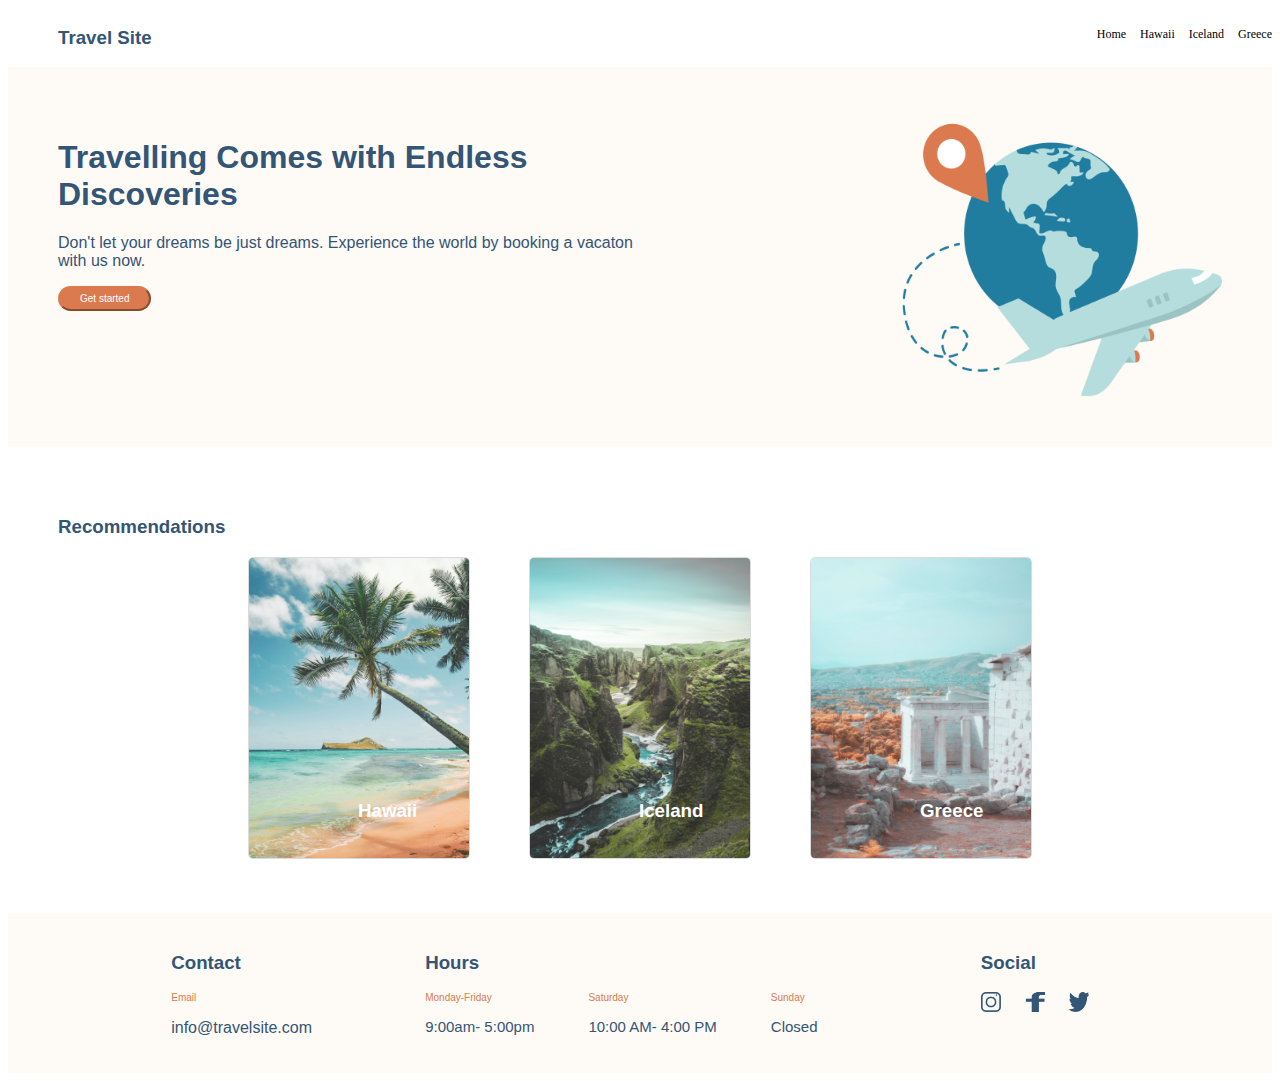
<file: Index.html>
<!DOCTYPE html>
<html lang="en">
<head>  
    <meta charset="UTF-8">
    <meta name="viewport" content="width=device-width, initial-scale=1.0">
    <link href="css/global.css" rel= "stylesheet">
    <link href="css/destinations.css" rel= "stylesheet">
    <link href="css/main.css" rel= "stylesheet">
    <title>Travelsite-HOME</title>
</head>
<body>
  
  <header>
  
    <nav class= "nav">

      <div class="nav_text">
        <h3> Travel Site</h3>
      </div>
   

    <div class="nav_menu">
        <ul>
          <li class= "nav-bar"> <a href= "./Index.html">Home</a></li>
          <li class= "nav-bar"> <a href= "./pages/hawaii.html">Hawaii</a></li>
          <li class= "nav-bar"> <a href= "./pages/iceland.html">Iceland</a></li>
          <li class= "nav-bar"> <a href= "./pages/greece.html">Greece</a></li>
        </ul> 
    </div>
    </nav>
</header> 



<div class="hero">

    <div class="hero_text"> 
       <h1> Travelling Comes with Endless Discoveries</h1>
         <p>Don't let your dreams be just dreams. Experience the world by booking a vacaton with us now.</p>
           <button class="hero_button"> Get started</button>
    </div>

    <div class= "hero_airplane">
      <img src="./assets/Images/hero.png" width="320px" height="280px">
    </div>
</div>

<div class="recommendation">
       <h3> Recommendations</h3>
      <div class="recommendation_cards">
       <div>
          <h3 class="recommendation_title">Hawaii</h3>
            <a href ="./pages/hawaii.html" >
              <img class="recommendation_images" src="./assets/Images/hawaii.jpg" width="220px" height="300px"> </a>    </div>
 
       <div>
          <h3 class="recommendation_title">Iceland</h3>
             <a href ="./pages/iceland.html" >
               <img class= "recommendation_images" src="./assets/Images/iceland.jpg" width="220px" height="300px"> </a>    </div>

       <div>
          <h3 class="recommendation_title">Greece</h3>
             <a href ="./pages/greece.html" >
               <img class= "recommendation_images" src="./assets/Images/greece.jpg" width="220px" height="300px"> </a></div>
       </div>
</div>


<footer class="footer1">
 <div> 
     <h3>Contact</h3>
       <p class="footer1_day">Email</p>
       <p>info@travelsite.com</p>
 </div>
 
 <div>
    <div class="footer_container">
      <h3>Hours</h3>
        <p class="footer1_day">Monday-Friday</p>
        <p class="footer1_time">9:00am- 5:00pm </p1>
     </div>

     <div class="footer_container">
        <p class="footer1_day"> Saturday</p>
        <p class="footer1_time">10:00 AM- 4:00 PM</p1>
     </div>
     <div class="footer_container">
        <p class="footer1_day"> Sunday</p>
        <p class="footer1_time">Closed</p1>
      </div>
 </div>
</div>

 <div>
     <h3>Social</h3>
       <img class="icons" src="./assets/Icons/icon-instagram.png" width="20px" height="20px">
       <img class="icons" src="./assets/Icons/icon-facebook.png" width= "20px" height="20px">
       <img class="icons" src="./assets/Icons/icon-twitter.png" width= "20px" height="20px">
 </div>
 
</footer> 
</body>
</html>
</file>
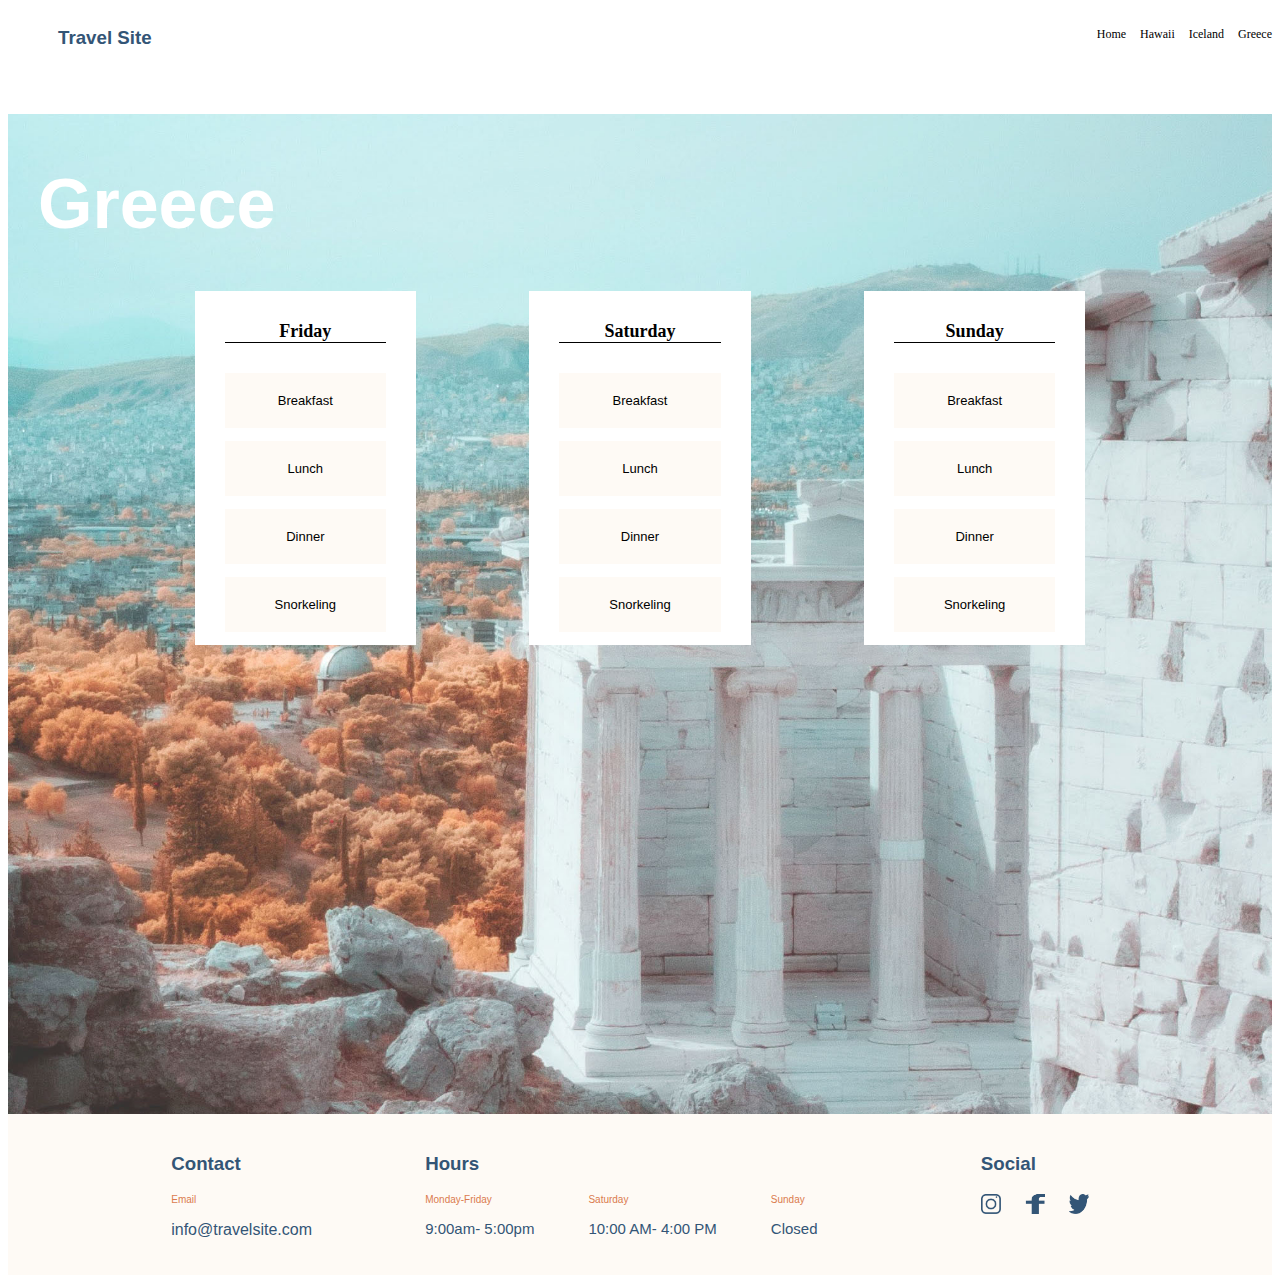
<file: pages/greece.html>
<!DOCTYPE html>
<html lang="en">
<head>
    <meta charset="UTF-8">
    <meta name="viewport" content="width=device-width, initial-scale=1.0">
    <link href="../css/global.css" rel= "stylesheet">
    <link href="../css/main.css" rel= "stylesheet">
    <link href="../css/destinations.css" rel= "stylesheet">
    <title>Travelsite-Greece</title>

</head>
<body>
    <header>
        <nav class= "nav">  
          <div class="nav_text">
            <h3> Travel Site</h3>
          </div>
    
          <div class="nav_menu">
            <ul>
              <li class= "nav-bar"> <a href= "../Index.html">Home</a></li>
              <li class= "nav-bar"> <a href= "./hawaii.html">Hawaii</a></li>
              <li class= "nav-bar"> <a href= "./iceland.html">Iceland</a></li>
              <li class= "nav-bar"> <a href= "./greece.html">Greece</a></li>
            </ul> 
         </div>
        </nav>  
     </header>
   
    <div class= "Greece">

    <div> 
      <h1 class="destination_name">Greece</h1>
    </div>

    
     <div class="destination">

      <div class="destination_box1">
       <h5 class="destination_day">Friday</h5>
         <p class="destination_meal">Breakfast</p>
         <p class="destination_meal">Lunch</p>
         <p class="destination_meal">Dinner</p>
         <p class="destination_meal">Snorkeling</p>
     </div>
  
     <div class= "destination_box2">
        <h5 class="destination_day">Saturday</h5>
          <p class="destination_meal">Breakfast</p>
          <p class="destination_meal">Lunch</p>
          <p class="destination_meal">Dinner</p>
          <p class="destination_meal">Snorkeling</p>
     </div>
  
    <div class="destination_box3">
       <h5 class="destination_day">Sunday</h5>
         <p class="destination_meal">Breakfast</p>
         <p class="destination_meal">Lunch</p>
         <p class="destination_meal">Dinner</p>
         <p class="destination_meal">Snorkeling</p>
    </div>
  
    </div>  


    </div>

   <footer class="footer1">
     <div> 
       <h3>Contact</h3>
         <p class="footer1_day">Email</p>
         <p>info@travelsite.com</p>
     </div>
    
     <div>
        <div class="footer_container">
          <h3>Hours</h3>
            <p class="footer1_day">Monday-Friday</p>
            <p class="footer1_time">9:00am- 5:00pm </p1>
        </div>
   
        <div class="footer_container">
            <p class="footer1_day"> Saturday</p>
            <p class="footer1_time">10:00 AM- 4:00 PM</p1>
        </div>
        <div class="footer_container">
            <p class="footer1_day"> Sunday</p>
            <p class="footer1_time">Closed</p1>
          </div>
         </div>
      </div>
   
      <div>
        <h3>Social</h3>
          <img class="icons" src="../assets/Icons/icon-instagram.png" width="20px" height="20px">
          <img class="icons" src="../assets/Icons/icon-facebook.png" width= "20px" height="20px">
          <img class="icons" src="../assets/Icons/icon-twitter.png" width= "20px" height="20px">
      </div>
   
   
    </footer> 
</body>
</html>
</file>
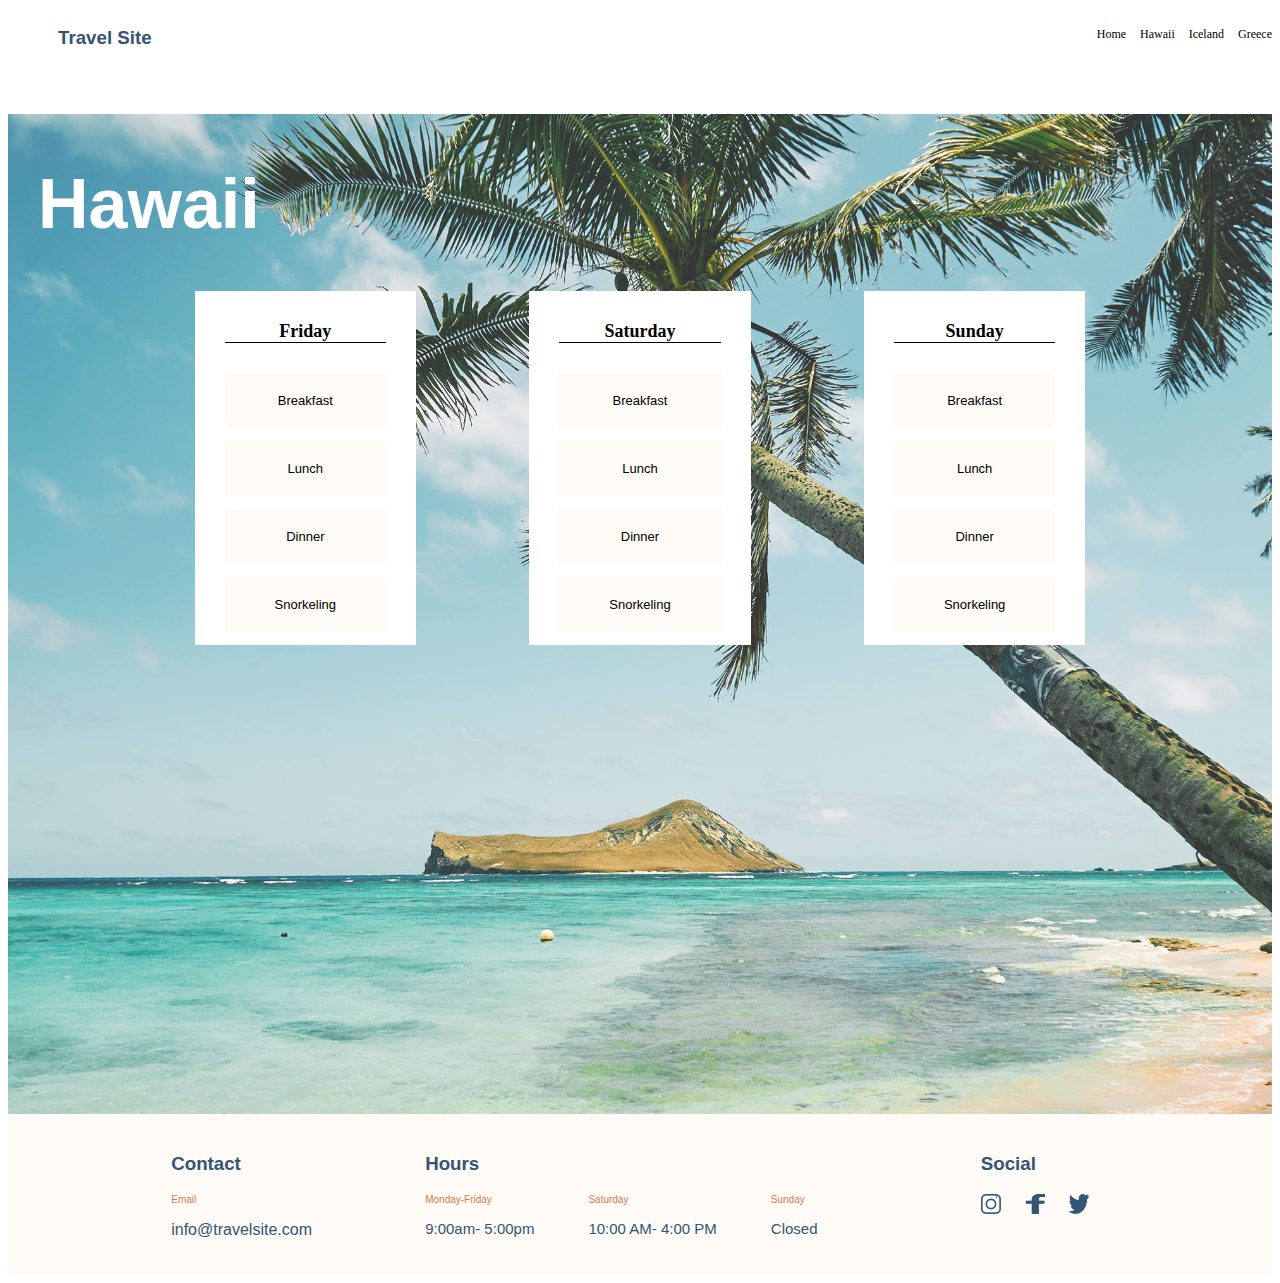
<file: pages/hawaii.html>
<!DOCTYPE html>
<html lang="en">
 <head>
    <meta charset="UTF-8">
    <meta name="viewport" content="width=device-width, initial-scale=1.0">
    <link href="../css/global.css" rel= "stylesheet">
    <link href="../css/main.css" rel= "stylesheet">
    <link href="../css/destinations.css" rel= "stylesheet">
    <title>Travelsite-Hawaii</title>

  </head>
  <body>
    <header>
        <nav class= "nav">
    
           <div class="nav_text">
            <h3> Travel Site</h3>
           </div>
    
           <div class="nav_menu">
             <ul>
                <li class= "nav-bar"> <a href= "../Index.html">Home</a></li>
                <li class= "nav-bar"> <a href= "./hawaii.html">Hawaii</a></li>
                <li class= "nav-bar"> <a href= "./iceland.html">Iceland</a></li>
                <li class= "nav-bar"> <a href= "./greece.html">Greece</a></li>
             </ul> 
           </div>
        </nav>
        
    </header>

    <div class="Hawaii">

      <div> 
        <h1 class="destination_name">Hawaii</h1>
      </div>
   
     <div class="destination">

       <div class="destination_box1">
           <h5 class="destination_day">Friday</h5>
             <p class="destination_meal">Breakfast</p>
             <p class="destination_meal">Lunch</p>
             <p class="destination_meal">Dinner</p>
             <p class="destination_meal">Snorkeling</p>
       </div>

      <div class= "destination_box2">
         <h5 class="destination_day">Saturday</h5>
           <p class="destination_meal">Breakfast</p>
           <p class="destination_meal">Lunch</p>
           <p class="destination_meal">Dinner</p>
           <p class="destination_meal">Snorkeling</p>
      </div>

      <div class="destination_box3">
         <h5 class="destination_day">Sunday</h5>
           <p class="destination_meal">Breakfast</p>
           <p class="destination_meal">Lunch</p>
           <p class="destination_meal">Dinner</p>
           <p class="destination_meal">Snorkeling</p>
      </div>

    </div>  
     </div>
 
   <footer class="footer1">
     <div> 
       <h3>Contact</h3>
       <p class="footer1_day">Email</p>
       <p>info@travelsite.com</p>
     </div>
    
     <div>
        <div class="footer_container">
        <h3>Hours</h3>
          <p class="footer1_day">Monday-Friday</p>
          <p class="footer1_time">9:00am- 5:00pm </p1>
        </div>
   
        <div class="footer_container">
          <p class="footer1_day"> Saturday</p>
          <p class="footer1_time">10:00 AM- 4:00 PM</p1>
        </div>
        <div class="footer_container">
          <p class="footer1_day"> Sunday</p>
          <p class="footer1_time">Closed</p1>
         </div>
     </div>
     </div>
   
      <div>
        <h3>Social</h3>
        <img class="icons" src="../assets/Icons/icon-instagram.png" width="20px" height="20px">
        <img class="icons" src="../assets/Icons/icon-facebook.png" width= "20px" height="20px">
        <img class="icons" src="../assets/Icons/icon-twitter.png" width= "20px" height="20px">
      </div>
   
   
   </footer> 
  </body>
</html>
</file>
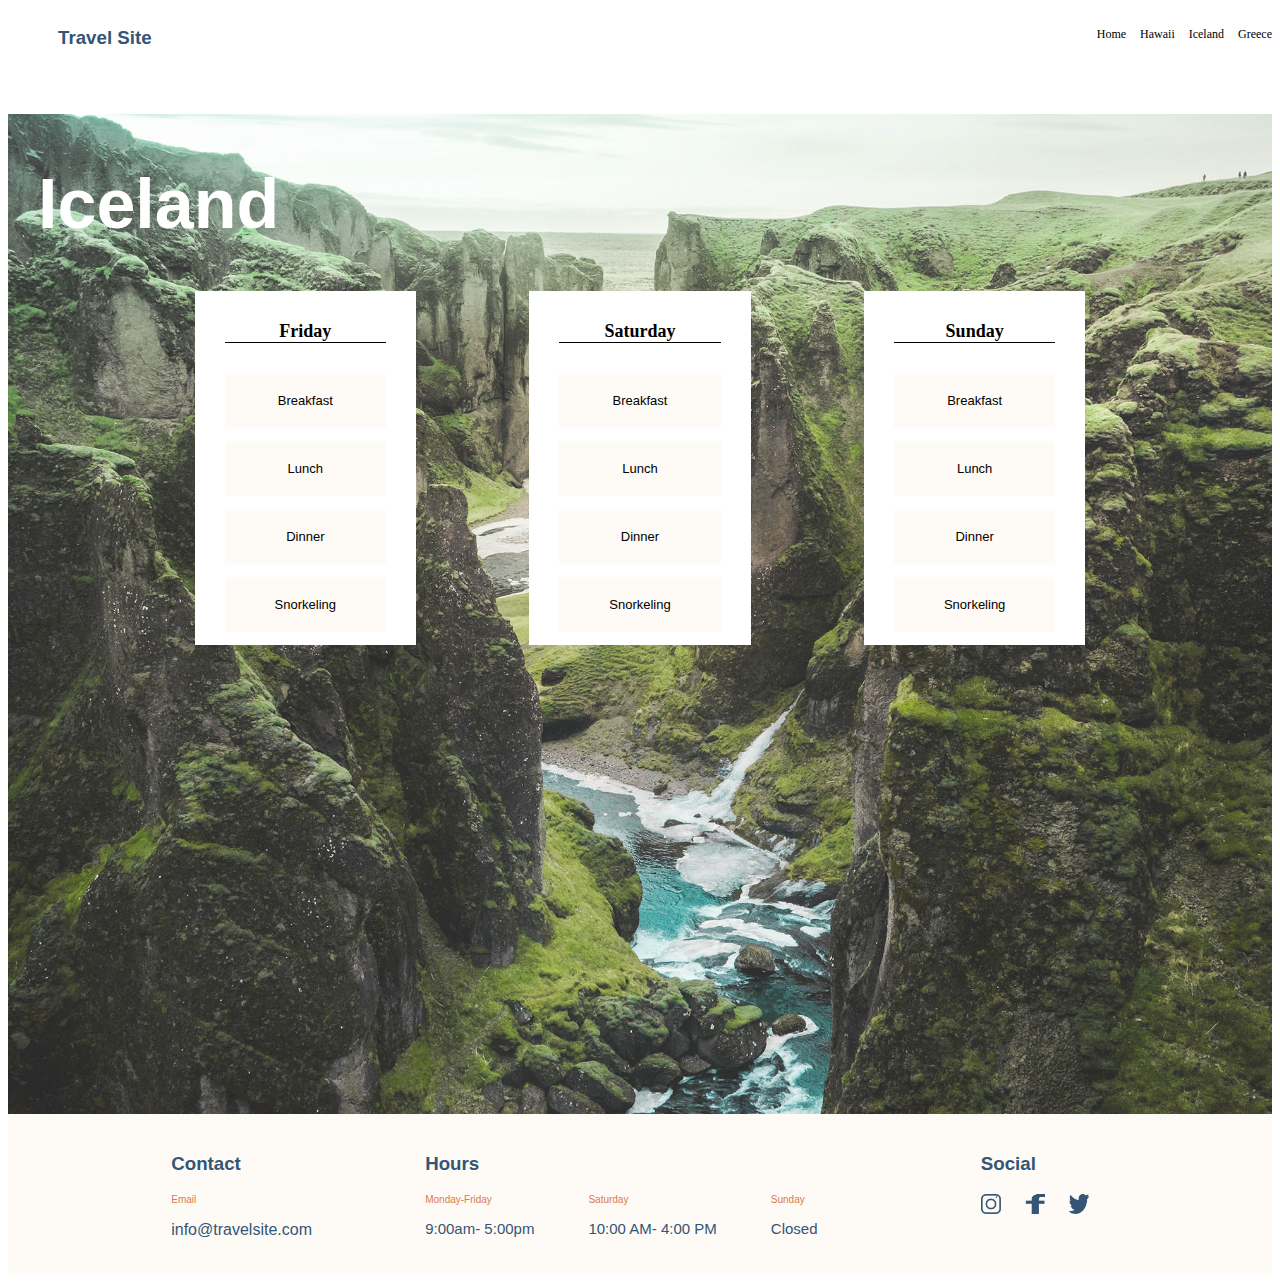
<file: pages/iceland.html>
<!DOCTYPE html>
<html lang="en">
 <head>
      <meta charset="UTF-8">
      <meta name="viewport" content="width=device-width, initial-scale=1.0">
        <link href="../css/global.css" rel= "stylesheet">
        <link href="../css/main.css" rel= "stylesheet">
        <link href="../css/destinations.css" rel= "stylesheet">
          <title>Travelsite-Iceland</title>

  </head>
  <body>
    <header>
        <nav class= "nav">
    
          <div class="nav_text">
            <h3> Travel Site</h3>
          </div>
    
          <div class="nav_menu">
            <ul>
                <li class= "nav-bar"> <a href= "../Index.html">Home</a></li>
                <li class= "nav-bar"> <a href= "./hawaii.html">Hawaii</a></li>
                <li class= "nav-bar"> <a href= "./iceland.html">Iceland</a></li>
                <li class= "nav-bar"> <a href= "./greece.html">Greece</a></li>
            </ul> 
          </div>
        </nav>
        
    </header>

   <div class="Iceland">
     <div> 
       <h1 class="destination_name">Iceland</h1>
     </div>

    <div class="destination">

     <div class="destination_box1">
        <h5 class="destination_day">Friday</h5>
          <p class="destination_meal">Breakfast</p>
          <p class="destination_meal">Lunch</p>
          <p class="destination_meal">Dinner</p>
          <p class="destination_meal">Snorkeling</p>
     </div>
  
     <div class= "destination_box2">
       <h5 class="destination_day">Saturday</h5>
          <p class="destination_meal">Breakfast</p>
          <p class="destination_meal">Lunch</p>
          <p class="destination_meal">Dinner</p>
          <p class="destination_meal">Snorkeling</p>
     </div>
  
      <div class="destination_box3">
       <h5 class="destination_day">Sunday</h5>
          <p class="destination_meal">Breakfast</p>
          <p class="destination_meal">Lunch</p>
          <p class="destination_meal">Dinner</p>
          <p class="destination_meal">Snorkeling</p>
      </div>
    </div>
   </div>

    <footer class="footer1">
      <div> 
         <h3>Contact</h3>
            <p class="footer1_day">Email</p>
            <p>info@travelsite.com</p>
      </div>
    
     <div>
        <div class="footer_container">
          <h3>Hours</h3>
            <p class="footer1_day">Monday-Friday</p>
            <p class="footer1_time">9:00am- 5:00pm </p1>
        </div>
   
        <div class="footer_container">
            <p class="footer1_day"> Saturday</p>
            <p class="footer1_time">10:00 AM- 4:00 PM</p1>
        </div>
        <div class="footer_container">
            <p class="footer1_day"> Sunday</p>
            <p class="footer1_time">Closed</p1>
         </div>
      </div>
     </div>
   
      <div>
        <h3>Social</h3>
          <img class="icons" src="../assets/Icons/icon-instagram.png" width="20px" height="20px">
          <img class="icons" src="../assets/Icons/icon-facebook.png" width= "20px" height="20px">
          <img class="icons" src="../assets/Icons/icon-twitter.png" width= "20px" height="20px">
      </div>
   
    </footer> 
  </body>
</html>
</file>
<file: css/global.css>
h1 {
    color: #335576;
    font-family: Verdana, Geneva, Tahoma, sans-serif;
}

h3 {
    color: #335576;
    font-family: Verdana, Geneva, Tahoma, sans-serif;
}

.Greece {
    background-image: url("../assets/Images/greece.jpg");
}
</file>
<file: css/destinations.css>
.Hawaii {
    background-image: url("../assets/Images/hawaii.jpg");
    background-size: cover;
    background-repeat: no-repeat;
    background-position: center;
    height:1000px; 
    margin: auto;
}

.destination {
    display: flex;
    justify-content: space-between;
    padding: 0 130px;
    margin: auto;
}

.destination_box1 {
    background-color:white;
    flex-wrap: wrap;
    /*margin-left: 450px;
    margin-right:450px;*/
    padding-left: 30px;
    padding-right: 30px;
    margin: auto;
}

.destination_box2 {  
    background-color:white;
    flex-wrap: wrap;
    padding-left: 30px;
    padding-right: 30px;
    margin: auto;
}

.destination_box3 {  
    background-color:white;
    flex-wrap: wrap;
    padding-left: 30px;
    padding-right: 30px;
    margin: auto;
}

.destination_name {
    color: white;
    font-size: 70px;
    padding-top: 50px;
    padding-left: 30px;
}

.destination_day {
    border-bottom: 1px solid black;  
    text-align: center;
    font-size: large;
}

.destination_meal {
    background-color: #FEFAF5;
    text-align: center;
    padding-bottom: 20px;
    padding-top: 20px;
    padding-left: 50px;
    padding-right: 50px;
    font-size: small;
    color: black;
}

.Greece {
    background-image: url("../assets/Images/greece.jpg");
    background-size: cover;
    background-repeat: no-repeat;
    background-position: center;
    height:1000px; 
}

.Iceland {
    background-image: url("../assets/Images/iceland.jpg");
    background-size: cover;
    background-repeat: no-repeat;
    background-position: center;
    height:1000px; 
}
</file>
<file: css/main.css>
.nav {
    display: flex;
    justify-content: space-between;
    padding-left: 50px;
}


.nav-bar {
    display: inline-block;
    padding-left: 10px;
}
.nav_menu {
    display: flex;
    justify-content:flex-end ;
    /*margin-left: 700px;*/
}

.nav1 .nav-bar {
     text-decoration: none ;
     color: black;  
}

.nav-bar a {
     color:black;
     text-decoration: none;
     font-family: Verdana;
     font-size: 12px;   
}

.nav-bar a:hover {
    text-decoration: underline;
    text-decoration-color: #DB7A4E;
    
}


.hero {
    background-color: #FEFAF5;
    padding-top: 50px;
    padding-bottom: 50px;
    display: flex;
    justify-content: space-between;
    padding-left: 50px;
    padding-right: 50px;
    
}

.hero_text {
    justify-content: right;
    padding-right: 50px;
    margin-right: 200px;
    text-align: left;
}

.hero_airplane{
    display: flex;
    justify-content: center;
}

.hero_button {
    background-color:#DB7A4E;
    color: white;
    padding-right: 20px;
    padding-left:20px;
    padding-top: 5px;
    padding-bottom:5px;
    text-align: center;
    text-decoration: none;
    font-size: 10px;
    border-radius:16px ;
    border-color: #DB7A4E ;
}

.recommendation{
    padding: 50px;  
}

.recommendation_cards {
    display:flex;
    justify-content: space-between;
    align-items: flex-end;
    padding: 0 190px;

}

.recommendation_images{
    border-radius: 5px;
    border: 1px solid black;
    border-opacity: 20%;
    border-color: rgb(219, 219, 219);
    box-shadow: 0px;
}


.footer1 {
    display: flex;
    justify-content: space-evenly;
    background-color: #FEFAF5;
    color: #224476;
    padding: 20px 50px;
    align-items: flex-start;
}

.footer1_day{
    color: #DB7A4E;
    font-family: Verdana, Geneva, Tahoma, sans-serif;
    font-size: 10px;

}

.footer1_time {
    color: #335576;
    font-family: Verdana, Geneva, Tahoma, sans-serif;
    font-size: 15px;
}


h1 {
    color: #335576;
    font-family: Verdana, Geneva, Tahoma, sans-serif;
}

h3 {
    color: #335576;
    font-family: Verdana, Geneva, Tahoma, sans-serif;
}


.icons {
    justify-content: space-evenly;
    padding-right: 20px;
}


p {
    color: #335576;
    font-family: Verdana, Geneva, Tahoma, sans-serif; 
}


.footer_container {
    display: inline-block;
    padding-right: 50px;
}

.recommendation_title {
    position: absolute;
    top:800px;
    color: white;
    margin:auto;
    padding-left: 110px;
    
    
}
</file>
